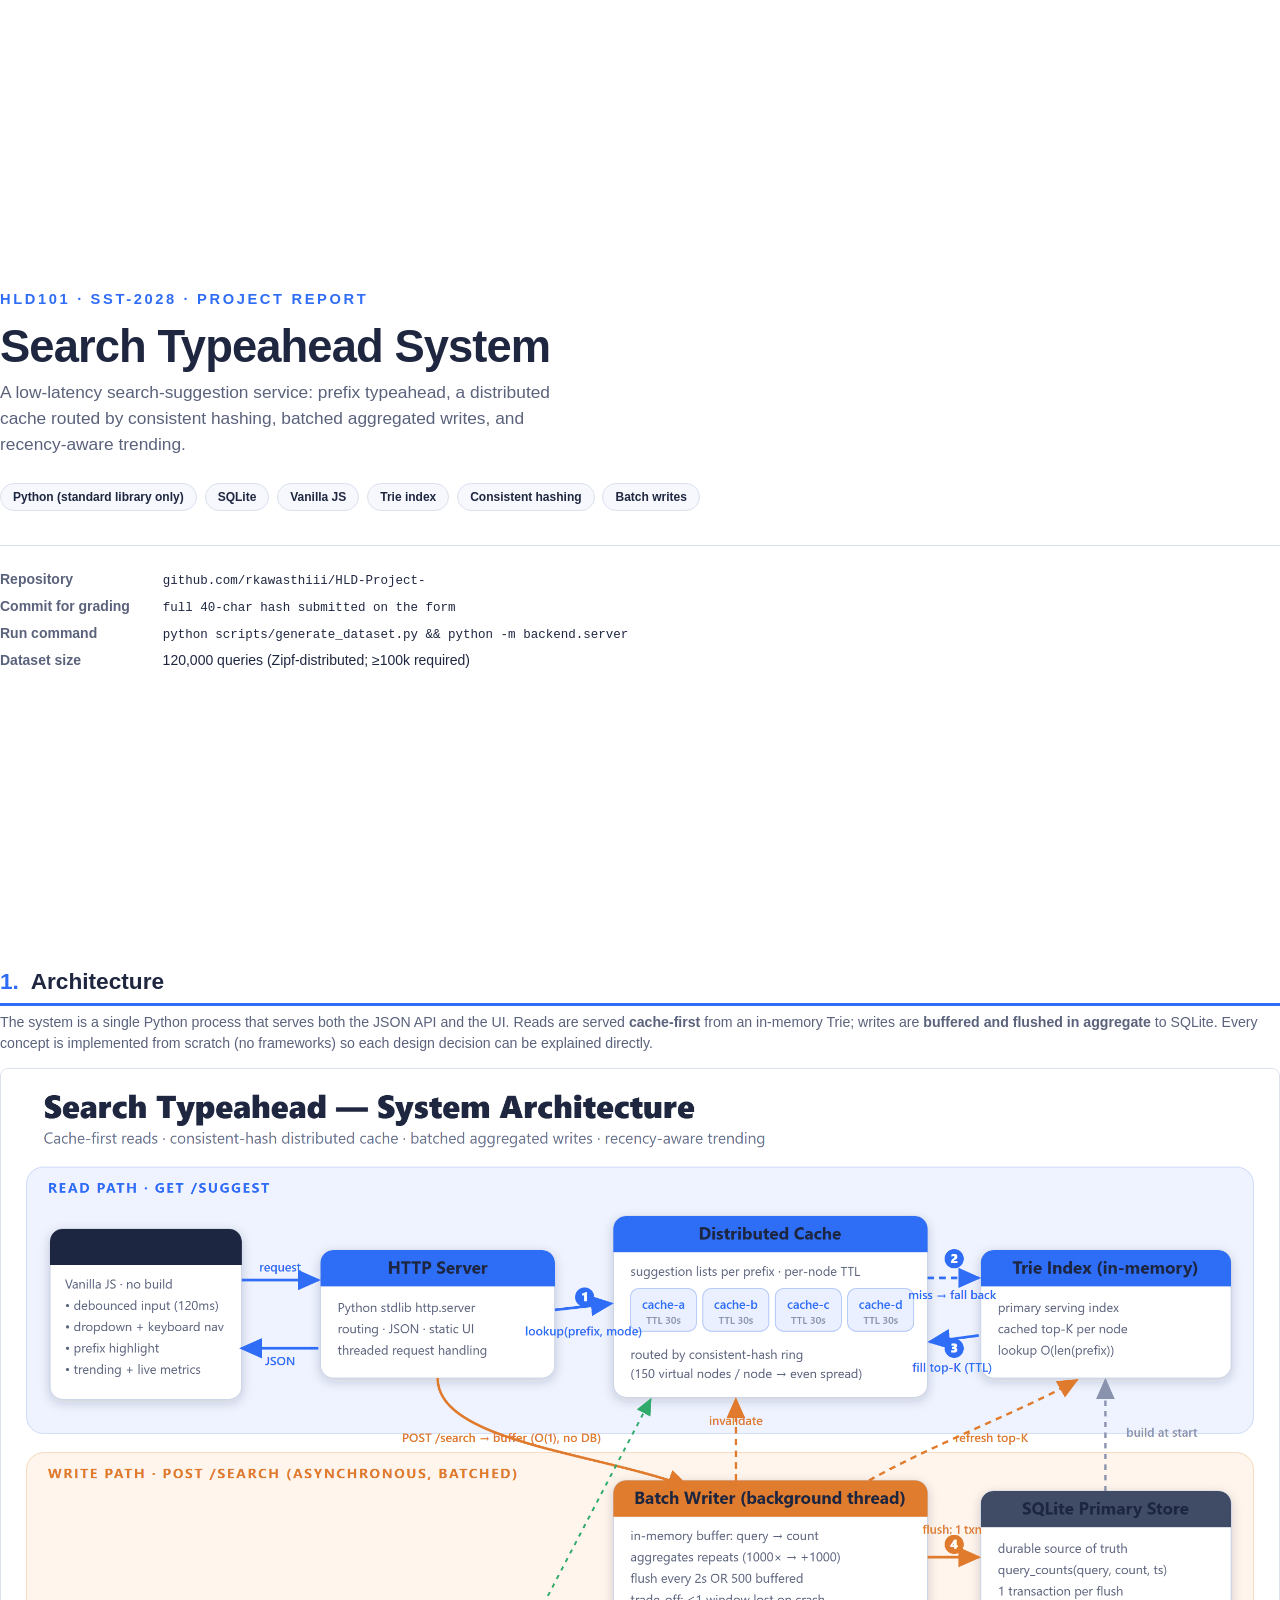
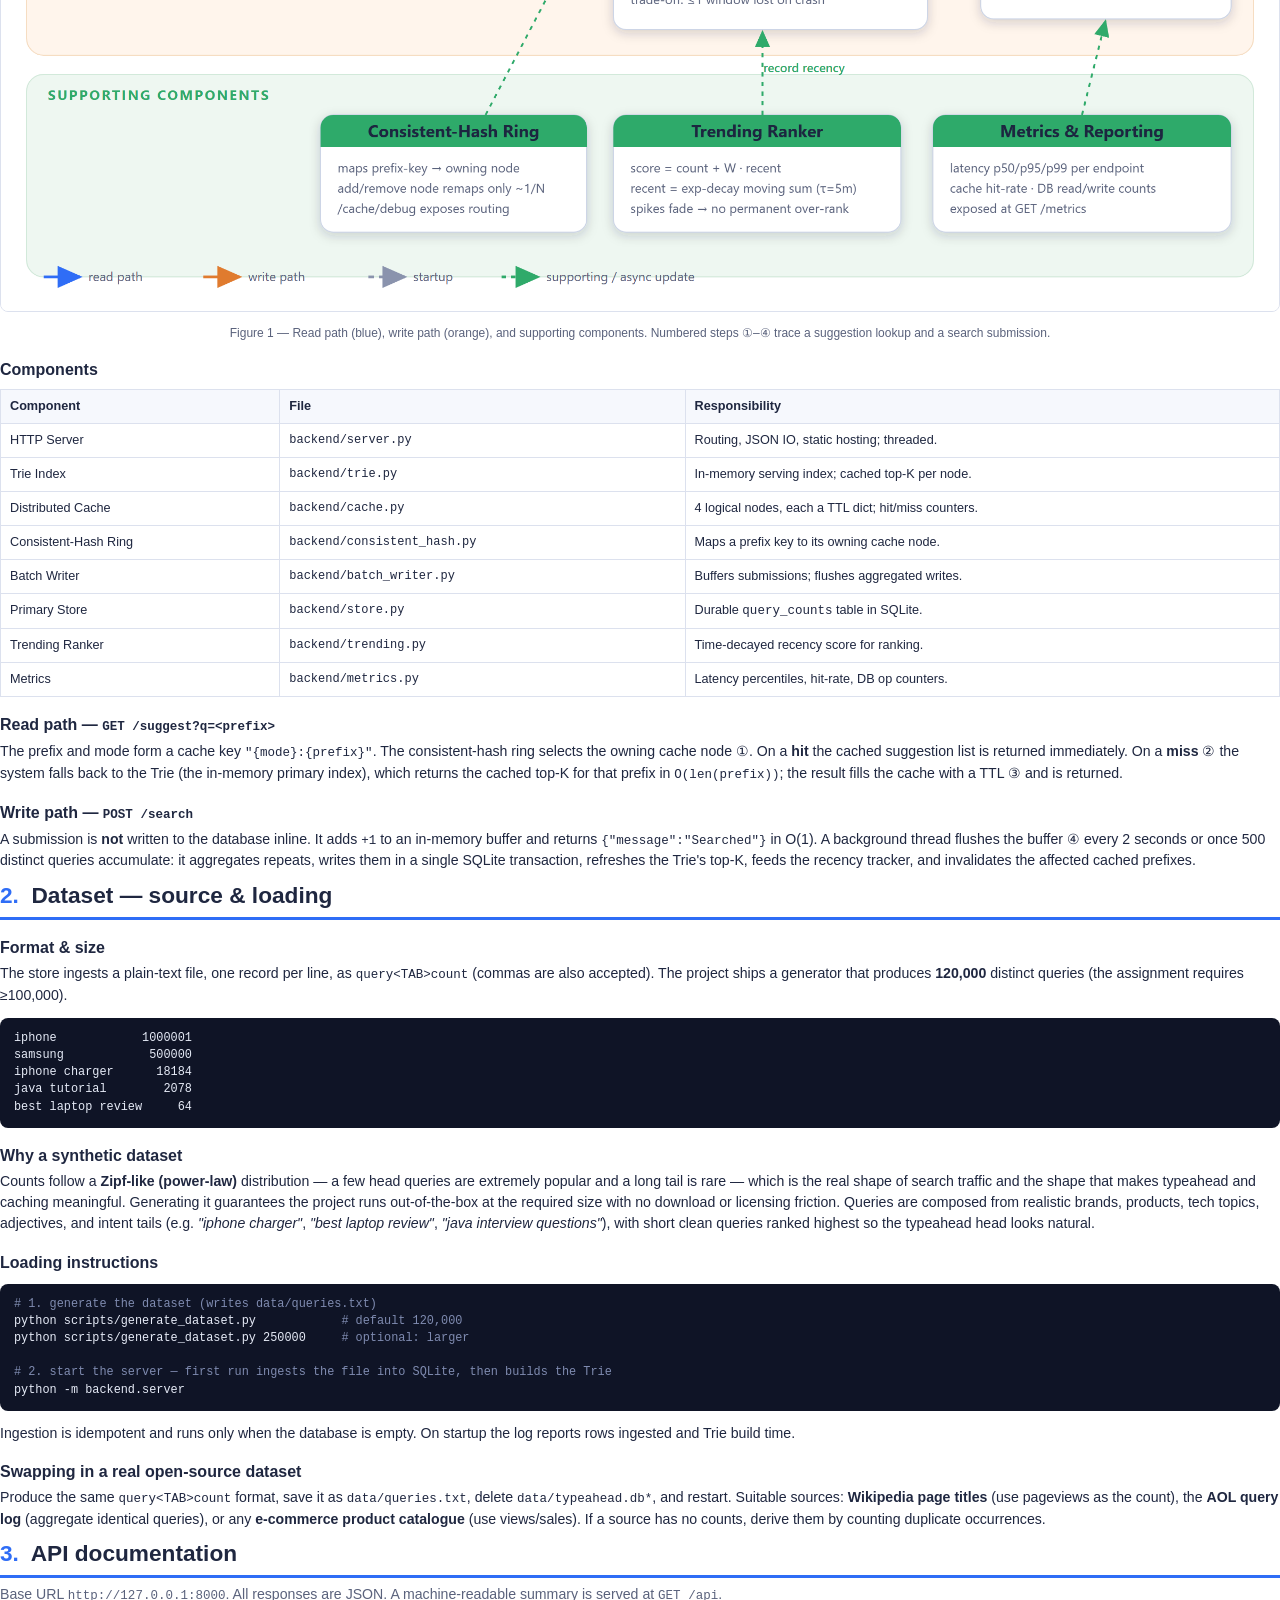
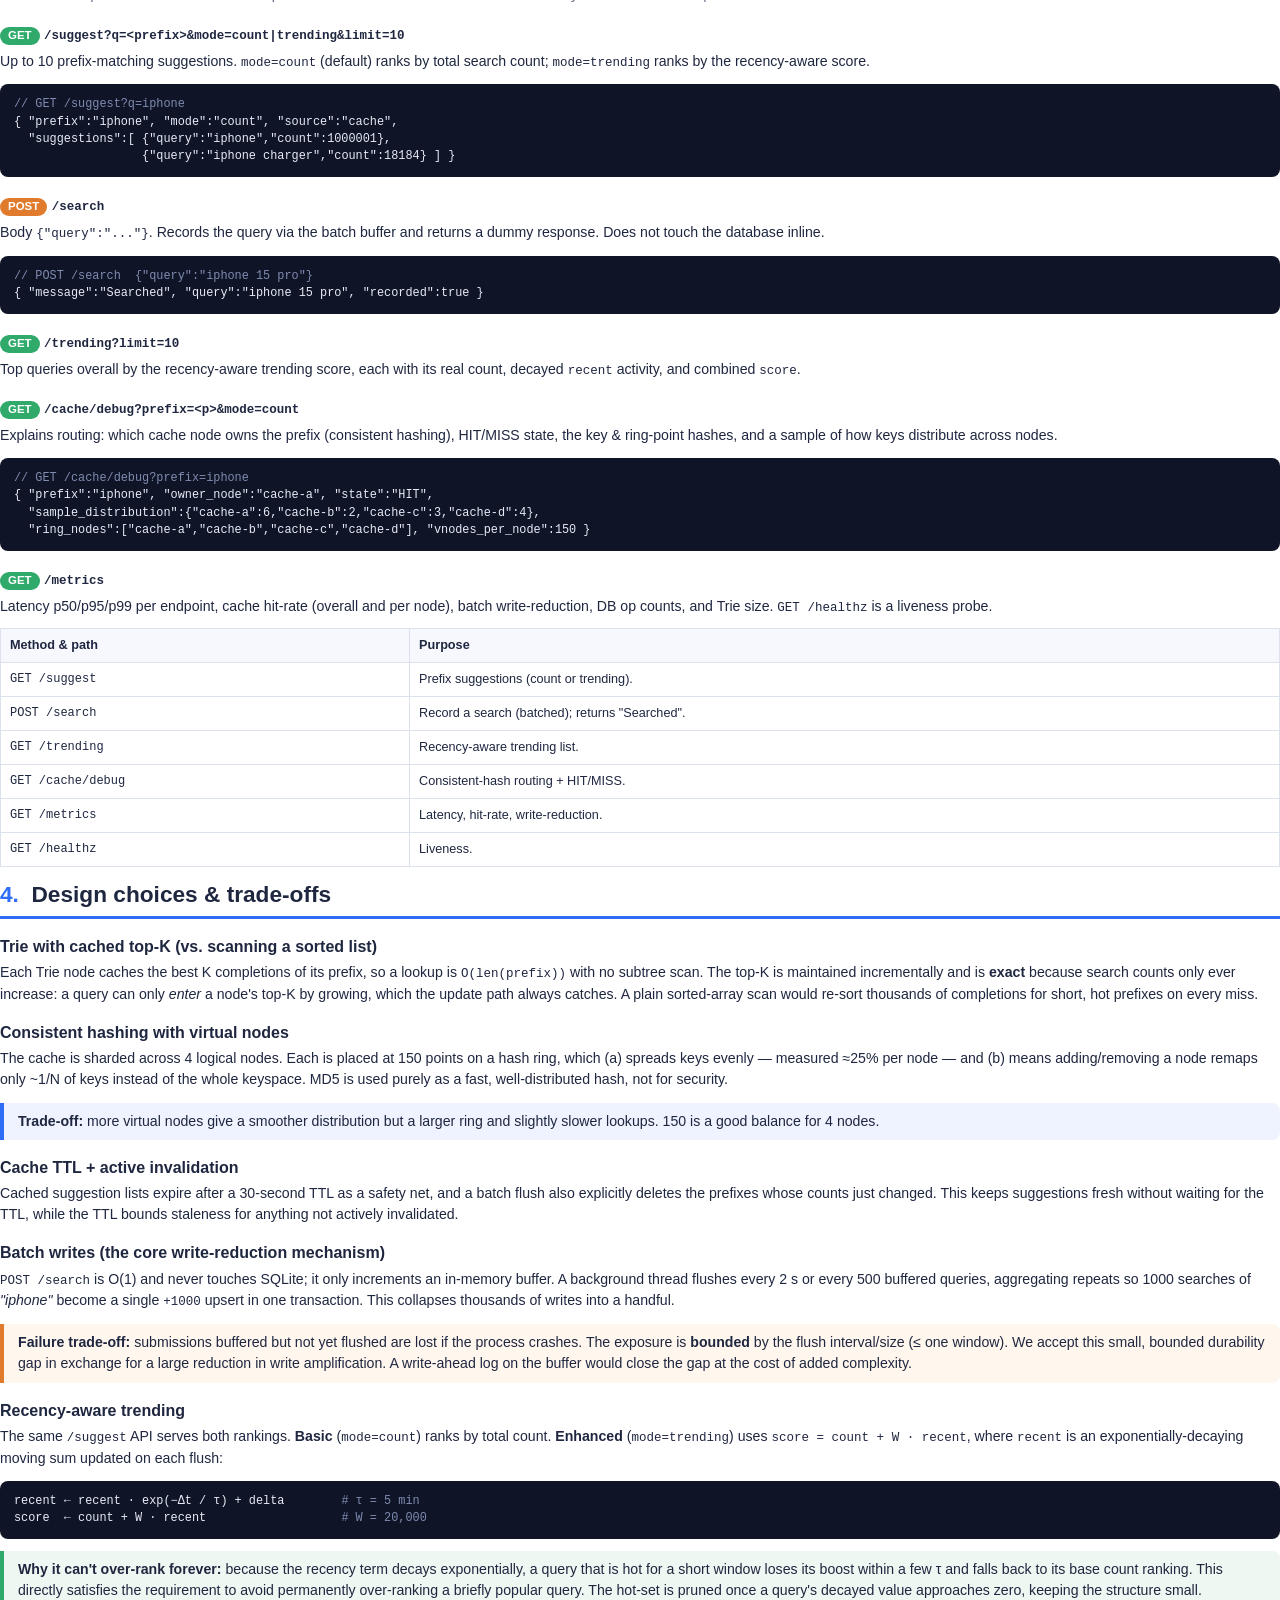
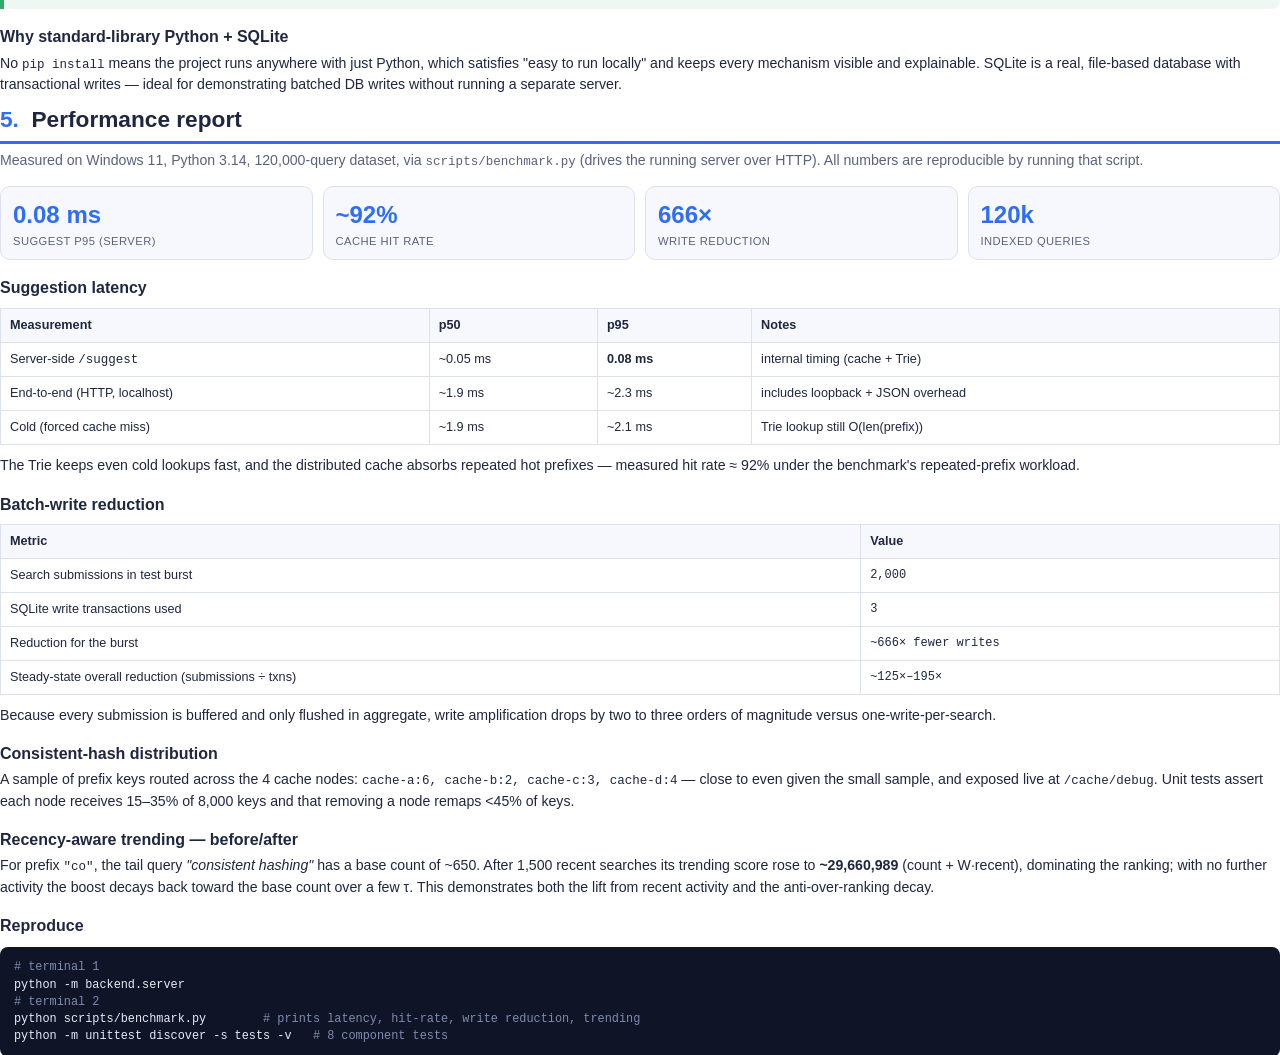
<file: docs/report.html>
<!DOCTYPE html>
<html lang="en">
<head>
<meta charset="UTF-8" />
<title>Search Typeahead — Project Report</title>
<style>
  @page { size: A4; margin: 17mm 15mm; }
  :root {
    --ink:#1f2740; --muted:#5a627c; --line:#dce1ee;
    --blue:#2f6df6; --orange:#e07b2e; --green:#2faa6a; --bg:#f6f8fd;
  }
  * { box-sizing: border-box; }
  body {
    font-family:"Segoe UI", Helvetica, Arial, sans-serif;
    color:var(--ink); margin:0; font-size:10.6pt; line-height:1.5;
  }
  h1,h2,h3 { line-height:1.2; }
  h2 {
    font-size:17pt; margin:0 0 4px; padding-bottom:8px;
    border-bottom:3px solid var(--blue);
  }
  .sec-no { color:var(--blue); font-weight:800; }
  h3 { font-size:12pt; margin:18px 0 4px; color:var(--ink); }
  p { margin:6px 0; }
  code, .mono { font-family:"Consolas","SF Mono",Menlo,monospace; font-size:9.4pt; }
  code { background:var(--bg); padding:1px 5px; border-radius:4px; color:#244; }
  pre {
    background:#0f1426; color:#e6ebf7; padding:12px 14px; border-radius:8px;
    font-family:"Consolas",monospace; font-size:8.9pt; line-height:1.45;
    overflow:auto; white-space:pre-wrap;
  }
  pre .c { color:#7f8bb0; }
  table { width:100%; border-collapse:collapse; margin:10px 0; font-size:9.5pt; }
  th,td { border:1px solid var(--line); padding:7px 9px; text-align:left; vertical-align:top; }
  th { background:var(--bg); font-weight:700; }
  td.mono, th.mono { font-family:"Consolas",monospace; font-size:9pt; }
  .section { page-break-before: always; padding-top:4px; }
  .lead { color:var(--muted); font-size:10.6pt; }
  .callout {
    border-left:4px solid var(--orange); background:#fff6ee;
    padding:8px 14px; border-radius:0 8px 8px 0; margin:12px 0;
  }
  .callout.blue { border-color:var(--blue); background:#eef3ff; }
  .callout.green{ border-color:var(--green); background:#eef7f1; }
  .callout b { color:var(--ink); }
  figure { margin:14px 0; text-align:center; }
  figure img { width:100%; border:1px solid var(--line); border-radius:8px; }
  figcaption { color:var(--muted); font-size:9pt; margin-top:6px; }
  .pill { display:inline-block; font-size:8.6pt; font-weight:700; padding:2px 8px;
          border-radius:20px; color:#fff; }
  .m-get { background:var(--green); } .m-post { background:var(--orange); }
  ul { margin:6px 0 6px 0; padding-left:20px; } li { margin:3px 0; }
  .kpi-row { display:flex; gap:10px; margin:14px 0; }
  .kpi { flex:1; border:1px solid var(--line); border-radius:10px; padding:10px 12px; background:var(--bg); }
  .kpi .v { font-size:18pt; font-weight:800; color:var(--blue); }
  .kpi .l { font-size:8.4pt; color:var(--muted); text-transform:uppercase; letter-spacing:.04em; }

  /* cover */
  .cover { height:255mm; display:flex; flex-direction:column; justify-content:center; }
  .cover .eyebrow { color:var(--blue); font-weight:800; letter-spacing:.18em; text-transform:uppercase; font-size:11pt; }
  .cover h1 { font-size:34pt; margin:10px 0 6px; letter-spacing:-.02em; }
  .cover .tag { color:var(--muted); font-size:13pt; max-width:150mm; }
  .cover .meta { margin-top:34px; border-top:1px solid var(--line); padding-top:18px; font-size:10.5pt; }
  .cover .meta div { margin:5px 0; }
  .cover .meta b { display:inline-block; width:42mm; color:var(--muted); font-weight:600; }
  .stack { margin-top:22px; }
  .stack span { display:inline-block; background:var(--bg); border:1px solid var(--line);
    border-radius:20px; padding:4px 12px; margin:3px 4px 0 0; font-size:9pt; font-weight:600; }
</style>
</head>
<body>

<!-- ============ COVER ============ -->
<section class="cover">
  <div class="eyebrow">HLD101 · SST-2028 · Project Report</div>
  <h1>Search Typeahead System</h1>
  <div class="tag">A low-latency search-suggestion service: prefix typeahead, a distributed
    cache routed by consistent hashing, batched aggregated writes, and recency-aware trending.</div>

  <div class="stack">
    <span>Python (standard library only)</span>
    <span>SQLite</span>
    <span>Vanilla JS</span>
    <span>Trie index</span>
    <span>Consistent hashing</span>
    <span>Batch writes</span>
  </div>

  <div class="meta">
    <div><b>Repository</b> <span class="mono">github.com/rkawasthiii/HLD-Project-</span></div>
    <div><b>Commit for grading</b> <span class="mono">full 40-char hash submitted on the form</span></div>
    <div><b>Run command</b> <span class="mono">python scripts/generate_dataset.py &amp;&amp; python -m backend.server</span></div>
    <div><b>Dataset size</b> 120,000 queries (Zipf-distributed; ≥100k required)</div>
  </div>
</section>

<!-- ============ 1. ARCHITECTURE ============ -->
<section class="section">
  <h2><span class="sec-no">1.</span>&nbsp; Architecture</h2>
  <p class="lead">The system is a single Python process that serves both the JSON API and the
  UI. Reads are served <b>cache-first</b> from an in-memory Trie; writes are <b>buffered and
  flushed in aggregate</b> to SQLite. Every concept is implemented from scratch (no frameworks)
  so each design decision can be explained directly.</p>

  <figure>
    <img src="architecture.png" alt="Architecture diagram" />
    <figcaption>Figure 1 — Read path (blue), write path (orange), and supporting components.
      Numbered steps ①–④ trace a suggestion lookup and a search submission.</figcaption>
  </figure>

  <h3>Components</h3>
  <table>
    <tr><th>Component</th><th>File</th><th>Responsibility</th></tr>
    <tr><td>HTTP Server</td><td class="mono">backend/server.py</td><td>Routing, JSON IO, static hosting; threaded.</td></tr>
    <tr><td>Trie Index</td><td class="mono">backend/trie.py</td><td>In-memory serving index; cached top-K per node.</td></tr>
    <tr><td>Distributed Cache</td><td class="mono">backend/cache.py</td><td>4 logical nodes, each a TTL dict; hit/miss counters.</td></tr>
    <tr><td>Consistent-Hash Ring</td><td class="mono">backend/consistent_hash.py</td><td>Maps a prefix key to its owning cache node.</td></tr>
    <tr><td>Batch Writer</td><td class="mono">backend/batch_writer.py</td><td>Buffers submissions; flushes aggregated writes.</td></tr>
    <tr><td>Primary Store</td><td class="mono">backend/store.py</td><td>Durable <span class="mono">query_counts</span> table in SQLite.</td></tr>
    <tr><td>Trending Ranker</td><td class="mono">backend/trending.py</td><td>Time-decayed recency score for ranking.</td></tr>
    <tr><td>Metrics</td><td class="mono">backend/metrics.py</td><td>Latency percentiles, hit-rate, DB op counters.</td></tr>
  </table>

  <h3>Read path — <span class="mono">GET /suggest?q=&lt;prefix&gt;</span></h3>
  <p>The prefix and mode form a cache key <span class="mono">"{mode}:{prefix}"</span>. The
  consistent-hash ring selects the owning cache node ①. On a <b>hit</b> the cached suggestion
  list is returned immediately. On a <b>miss</b> ② the system falls back to the Trie (the
  in-memory primary index), which returns the cached top-K for that prefix in
  <span class="mono">O(len(prefix))</span>; the result fills the cache with a TTL ③ and is returned.</p>

  <h3>Write path — <span class="mono">POST /search</span></h3>
  <p>A submission is <b>not</b> written to the database inline. It adds <span class="mono">+1</span>
  to an in-memory buffer and returns <span class="mono">{"message":"Searched"}</span> in O(1). A
  background thread flushes the buffer ④ every 2&nbsp;seconds or once 500 distinct queries
  accumulate: it aggregates repeats, writes them in a single SQLite transaction, refreshes the
  Trie's top-K, feeds the recency tracker, and invalidates the affected cached prefixes.</p>
</section>

<!-- ============ 2. DATASET ============ -->
<section class="section">
  <h2><span class="sec-no">2.</span>&nbsp; Dataset — source &amp; loading</h2>

  <h3>Format &amp; size</h3>
  <p>The store ingests a plain-text file, one record per line, as
  <span class="mono">query&lt;TAB&gt;count</span> (commas are also accepted). The project ships a
  generator that produces <b>120,000</b> distinct queries (the assignment requires ≥100,000).</p>
  <pre>iphone            1000001
samsung            500000
iphone charger      18184
java tutorial        2078
best laptop review     64</pre>

  <h3>Why a synthetic dataset</h3>
  <p>Counts follow a <b>Zipf-like (power-law)</b> distribution — a few head queries are extremely
  popular and a long tail is rare — which is the real shape of search traffic and the shape that
  makes typeahead and caching meaningful. Generating it guarantees the project runs out-of-the-box
  at the required size with no download or licensing friction. Queries are composed from realistic
  brands, products, tech topics, adjectives, and intent tails (e.g. <i>"iphone charger"</i>,
  <i>"best laptop review"</i>, <i>"java interview questions"</i>), with short clean queries ranked
  highest so the typeahead head looks natural.</p>

  <h3>Loading instructions</h3>
  <pre><span class="c"># 1. generate the dataset (writes data/queries.txt)</span>
python scripts/generate_dataset.py            <span class="c"># default 120,000</span>
python scripts/generate_dataset.py 250000     <span class="c"># optional: larger</span>

<span class="c"># 2. start the server — first run ingests the file into SQLite, then builds the Trie</span>
python -m backend.server</pre>
  <p>Ingestion is idempotent and runs only when the database is empty. On startup the log reports
  rows ingested and Trie build time.</p>

  <h3>Swapping in a real open-source dataset</h3>
  <p>Produce the same <span class="mono">query&lt;TAB&gt;count</span> format, save it as
  <span class="mono">data/queries.txt</span>, delete <span class="mono">data/typeahead.db*</span>,
  and restart. Suitable sources: <b>Wikipedia page titles</b> (use pageviews as the count), the
  <b>AOL query log</b> (aggregate identical queries), or any <b>e-commerce product catalogue</b>
  (use views/sales). If a source has no counts, derive them by counting duplicate occurrences.</p>
</section>

<!-- ============ 3. API ============ -->
<section class="section">
  <h2><span class="sec-no">3.</span>&nbsp; API documentation</h2>
  <p class="lead">Base URL <span class="mono">http://127.0.0.1:8000</span>. All responses are JSON.
  A machine-readable summary is served at <span class="mono">GET /api</span>.</p>

  <h3><span class="pill m-get">GET</span> <span class="mono">/suggest?q=&lt;prefix&gt;&amp;mode=count|trending&amp;limit=10</span></h3>
  <p>Up to 10 prefix-matching suggestions. <span class="mono">mode=count</span> (default) ranks by
  total search count; <span class="mono">mode=trending</span> ranks by the recency-aware score.</p>
  <pre><span class="c">// GET /suggest?q=iphone</span>
{ "prefix":"iphone", "mode":"count", "source":"cache",
  "suggestions":[ {"query":"iphone","count":1000001},
                  {"query":"iphone charger","count":18184} ] }</pre>

  <h3><span class="pill m-post">POST</span> <span class="mono">/search</span></h3>
  <p>Body <span class="mono">{"query":"..."}</span>. Records the query via the batch buffer and
  returns a dummy response. Does not touch the database inline.</p>
  <pre><span class="c">// POST /search  {"query":"iphone 15 pro"}</span>
{ "message":"Searched", "query":"iphone 15 pro", "recorded":true }</pre>

  <h3><span class="pill m-get">GET</span> <span class="mono">/trending?limit=10</span></h3>
  <p>Top queries overall by the recency-aware trending score, each with its real count, decayed
  <span class="mono">recent</span> activity, and combined <span class="mono">score</span>.</p>

  <h3><span class="pill m-get">GET</span> <span class="mono">/cache/debug?prefix=&lt;p&gt;&amp;mode=count</span></h3>
  <p>Explains routing: which cache node owns the prefix (consistent hashing), HIT/MISS state, the
  key &amp; ring-point hashes, and a sample of how keys distribute across nodes.</p>
  <pre><span class="c">// GET /cache/debug?prefix=iphone</span>
{ "prefix":"iphone", "owner_node":"cache-a", "state":"HIT",
  "sample_distribution":{"cache-a":6,"cache-b":2,"cache-c":3,"cache-d":4},
  "ring_nodes":["cache-a","cache-b","cache-c","cache-d"], "vnodes_per_node":150 }</pre>

  <h3><span class="pill m-get">GET</span> <span class="mono">/metrics</span></h3>
  <p>Latency p50/p95/p99 per endpoint, cache hit-rate (overall and per node), batch
  write-reduction, DB op counts, and Trie size. <span class="mono">GET /healthz</span> is a
  liveness probe.</p>

  <table>
    <tr><th>Method &amp; path</th><th>Purpose</th></tr>
    <tr><td class="mono">GET /suggest</td><td>Prefix suggestions (count or trending).</td></tr>
    <tr><td class="mono">POST /search</td><td>Record a search (batched); returns "Searched".</td></tr>
    <tr><td class="mono">GET /trending</td><td>Recency-aware trending list.</td></tr>
    <tr><td class="mono">GET /cache/debug</td><td>Consistent-hash routing + HIT/MISS.</td></tr>
    <tr><td class="mono">GET /metrics</td><td>Latency, hit-rate, write-reduction.</td></tr>
    <tr><td class="mono">GET /healthz</td><td>Liveness.</td></tr>
  </table>
</section>

<!-- ============ 4. DESIGN CHOICES ============ -->
<section class="section">
  <h2><span class="sec-no">4.</span>&nbsp; Design choices &amp; trade-offs</h2>

  <h3>Trie with cached top-K (vs. scanning a sorted list)</h3>
  <p>Each Trie node caches the best K completions of its prefix, so a lookup is
  <span class="mono">O(len(prefix))</span> with no subtree scan. The top-K is maintained
  incrementally and is <b>exact</b> because search counts only ever increase: a query can only
  <i>enter</i> a node's top-K by growing, which the update path always catches. A plain sorted-array
  scan would re-sort thousands of completions for short, hot prefixes on every miss.</p>

  <h3>Consistent hashing with virtual nodes</h3>
  <p>The cache is sharded across 4 logical nodes. Each is placed at 150 points on a hash ring, which
  (a) spreads keys evenly — measured ≈25% per node — and (b) means adding/removing a node remaps only
  ~1/N of keys instead of the whole keyspace. MD5 is used purely as a fast, well-distributed hash, not
  for security.</p>
  <div class="callout blue"><b>Trade-off:</b> more virtual nodes give a smoother distribution but a
  larger ring and slightly slower lookups. 150 is a good balance for 4 nodes.</div>

  <h3>Cache TTL + active invalidation</h3>
  <p>Cached suggestion lists expire after a 30-second TTL as a safety net, and a batch flush also
  explicitly deletes the prefixes whose counts just changed. This keeps suggestions fresh without
  waiting for the TTL, while the TTL bounds staleness for anything not actively invalidated.</p>

  <h3>Batch writes (the core write-reduction mechanism)</h3>
  <p><span class="mono">POST /search</span> is O(1) and never touches SQLite; it only increments an
  in-memory buffer. A background thread flushes every 2&nbsp;s or every 500 buffered queries,
  aggregating repeats so 1000 searches of <i>"iphone"</i> become a single <span class="mono">+1000</span>
  upsert in one transaction. This collapses thousands of writes into a handful.</p>
  <div class="callout"><b>Failure trade-off:</b> submissions buffered but not yet flushed are lost if
  the process crashes. The exposure is <b>bounded</b> by the flush interval/size (≤ one window). We
  accept this small, bounded durability gap in exchange for a large reduction in write amplification.
  A write-ahead log on the buffer would close the gap at the cost of added complexity.</div>

  <h3>Recency-aware trending</h3>
  <p>The same <span class="mono">/suggest</span> API serves both rankings.
  <b>Basic</b> (<span class="mono">mode=count</span>) ranks by total count. <b>Enhanced</b>
  (<span class="mono">mode=trending</span>) uses
  <span class="mono">score = count + W · recent</span>, where <span class="mono">recent</span> is an
  exponentially-decaying moving sum updated on each flush:</p>
  <pre>recent ← recent · exp(−Δt / τ) + delta        <span class="c"># τ = 5 min</span>
score  ← count + W · recent                   <span class="c"># W = 20,000</span></pre>
  <div class="callout green"><b>Why it can't over-rank forever:</b> because the recency term decays
  exponentially, a query that is hot for a short window loses its boost within a few τ and falls back
  to its base count ranking. This directly satisfies the requirement to avoid permanently over-ranking
  a briefly popular query. The hot-set is pruned once a query's decayed value approaches zero, keeping
  the structure small.</div>

  <h3>Why standard-library Python + SQLite</h3>
  <p>No <span class="mono">pip install</span> means the project runs anywhere with just Python, which
  satisfies "easy to run locally" and keeps every mechanism visible and explainable. SQLite is a real,
  file-based database with transactional writes — ideal for demonstrating batched DB writes without
  running a separate server.</p>
</section>

<!-- ============ 5. PERFORMANCE ============ -->
<section class="section">
  <h2><span class="sec-no">5.</span>&nbsp; Performance report</h2>
  <p class="lead">Measured on Windows 11, Python 3.14, 120,000-query dataset, via
  <span class="mono">scripts/benchmark.py</span> (drives the running server over HTTP). All numbers
  are reproducible by running that script.</p>

  <div class="kpi-row">
    <div class="kpi"><div class="v">0.08 ms</div><div class="l">suggest p95 (server)</div></div>
    <div class="kpi"><div class="v">~92%</div><div class="l">cache hit rate</div></div>
    <div class="kpi"><div class="v">666×</div><div class="l">write reduction</div></div>
    <div class="kpi"><div class="v">120k</div><div class="l">indexed queries</div></div>
  </div>

  <h3>Suggestion latency</h3>
  <table>
    <tr><th>Measurement</th><th>p50</th><th>p95</th><th>Notes</th></tr>
    <tr><td>Server-side <span class="mono">/suggest</span></td><td>~0.05 ms</td><td><b>0.08 ms</b></td><td>internal timing (cache + Trie)</td></tr>
    <tr><td>End-to-end (HTTP, localhost)</td><td>~1.9 ms</td><td>~2.3 ms</td><td>includes loopback + JSON overhead</td></tr>
    <tr><td>Cold (forced cache miss)</td><td>~1.9 ms</td><td>~2.1 ms</td><td>Trie lookup still O(len(prefix))</td></tr>
  </table>
  <p>The Trie keeps even cold lookups fast, and the distributed cache absorbs repeated hot prefixes —
  measured hit rate ≈ 92% under the benchmark's repeated-prefix workload.</p>

  <h3>Batch-write reduction</h3>
  <table>
    <tr><th>Metric</th><th>Value</th></tr>
    <tr><td>Search submissions in test burst</td><td class="mono">2,000</td></tr>
    <tr><td>SQLite write transactions used</td><td class="mono">3</td></tr>
    <tr><td>Reduction for the burst</td><td class="mono">~666× fewer writes</td></tr>
    <tr><td>Steady-state overall reduction (submissions ÷ txns)</td><td class="mono">~125×–195×</td></tr>
  </table>
  <p>Because every submission is buffered and only flushed in aggregate, write amplification drops by
  two to three orders of magnitude versus one-write-per-search.</p>

  <h3>Consistent-hash distribution</h3>
  <p>A sample of prefix keys routed across the 4 cache nodes: <span class="mono">cache-a:6,
  cache-b:2, cache-c:3, cache-d:4</span> — close to even given the small sample, and exposed live at
  <span class="mono">/cache/debug</span>. Unit tests assert each node receives 15–35% of 8,000 keys
  and that removing a node remaps &lt;45% of keys.</p>

  <h3>Recency-aware trending — before/after</h3>
  <p>For prefix <span class="mono">"co"</span>, the tail query <i>"consistent hashing"</i> has a base
  count of ~650. After 1,500 recent searches its trending score rose to <b>~29,660,989</b> (count +
  W·recent), dominating the ranking; with no further activity the boost decays back toward the base
  count over a few τ. This demonstrates both the lift from recent activity and the anti-over-ranking
  decay.</p>

  <h3>Reproduce</h3>
  <pre><span class="c"># terminal 1</span>
python -m backend.server
<span class="c"># terminal 2</span>
python scripts/benchmark.py        <span class="c"># prints latency, hit-rate, write reduction, trending</span>
python -m unittest discover -s tests -v   <span class="c"># 8 component tests</span></pre>
</section>

</body>
</html>
</file>
